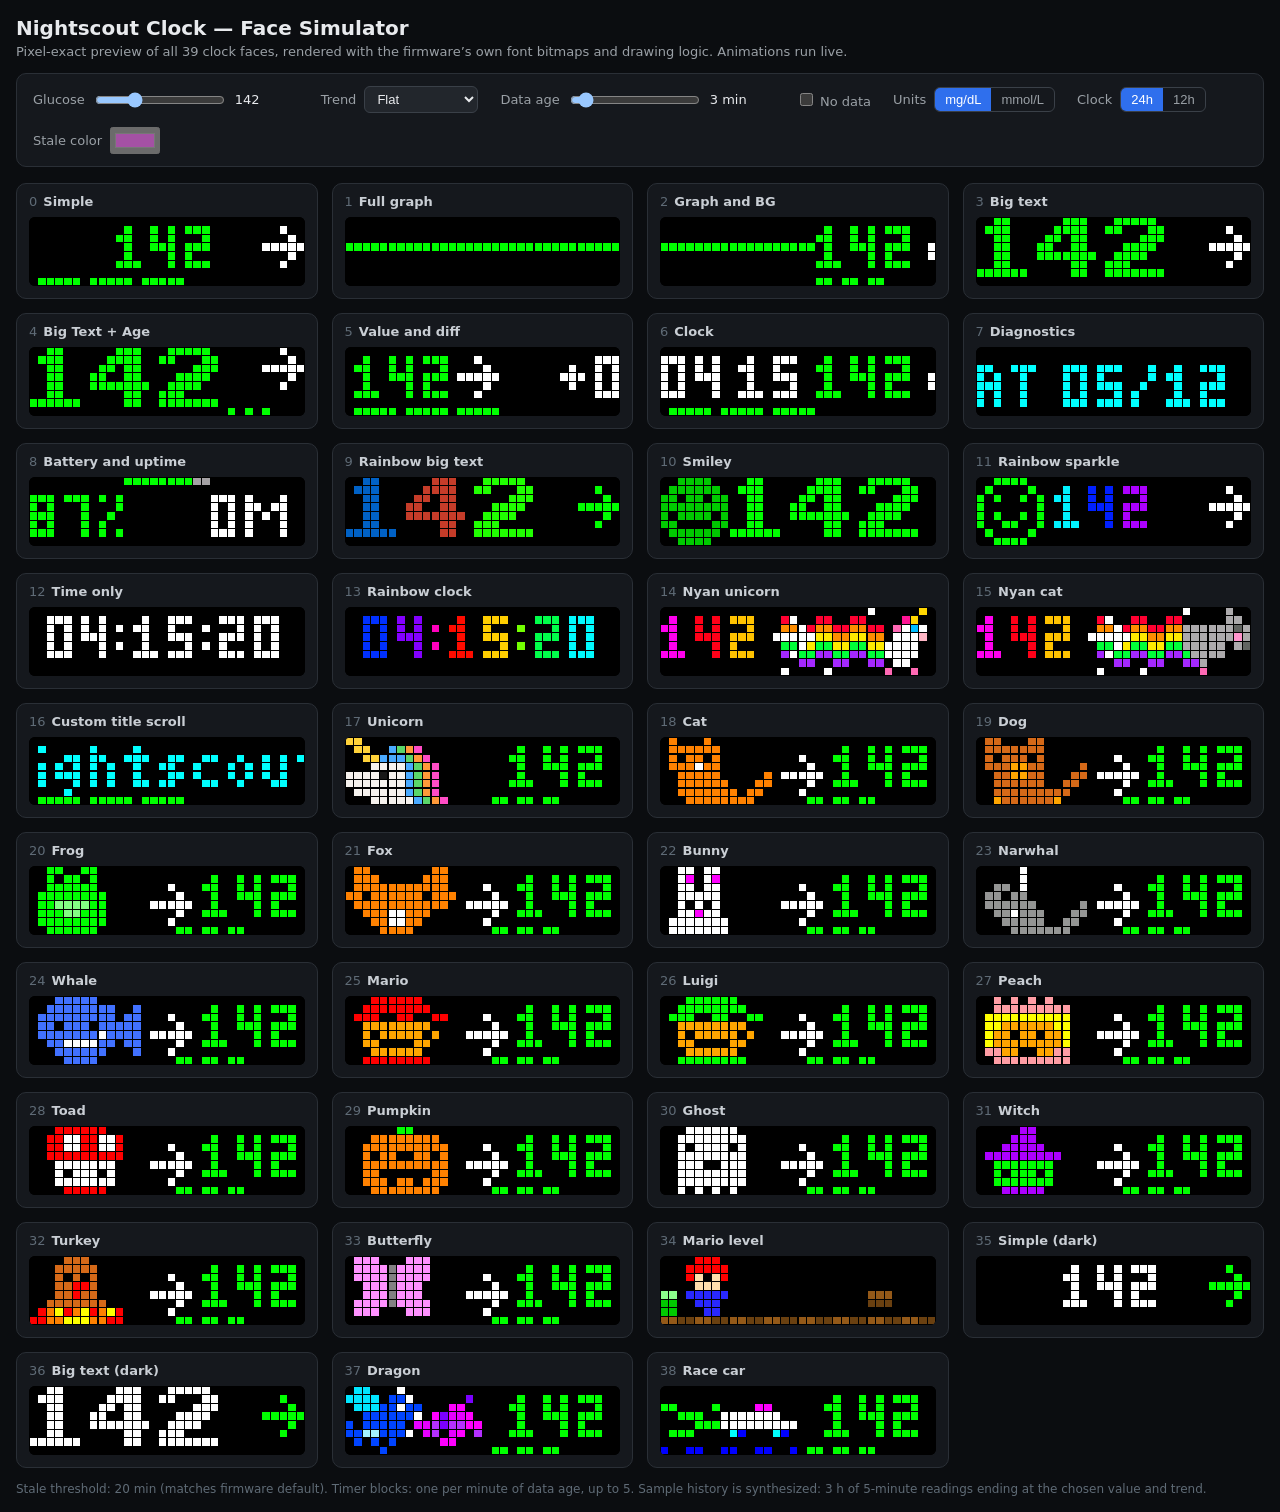
<file: simulator/index.html>
<!DOCTYPE html>
<html lang="en">
<head>
<meta charset="utf-8">
<meta name="viewport" content="width=device-width, initial-scale=1">
<title>Nightscout Clock &mdash; Face Simulator</title>
<style>
  :root{color-scheme:dark}
  body{background:#0b0d10;color:#e8eaed;font-family:system-ui,-apple-system,sans-serif;margin:0;padding:16px}
  h1{font-size:20px;margin:0 0 4px}
  .sub{color:#9aa0a6;font-size:13px;margin-bottom:14px}
  .controls{display:flex;flex-wrap:wrap;gap:14px 22px;background:#15181d;border:1px solid #2a2f36;
    border-radius:10px;padding:12px 16px;margin-bottom:16px;align-items:center}
  .ctl{display:flex;align-items:center;gap:8px;font-size:13px}
  .ctl label{color:#9aa0a6}
  .ctl output{min-width:64px;font-variant-numeric:tabular-nums}
  input[type=range]{width:130px}
  select,button{background:#22262c;color:#e8eaed;border:1px solid #3a4048;border-radius:6px;padding:4px 8px;font-size:13px}
  .seg{display:flex;border:1px solid #3a4048;border-radius:6px;overflow:hidden}
  .seg button{border:0;border-radius:0;background:transparent;padding:4px 10px;cursor:pointer;color:#9aa0a6}
  .seg button.on{background:#2f6fed;color:#fff}
  .grid{display:grid;grid-template-columns:repeat(auto-fill,minmax(300px,1fr));gap:14px}
  .card{background:#15181d;border:1px solid #2a2f36;border-radius:10px;padding:10px 12px 12px}
  .card h2{font-size:13px;margin:0 0 8px;color:#c9ced4;font-weight:600}
  .card h2 .id{color:#5f6b76;font-weight:400;margin-right:6px}
  canvas{width:100%;image-rendering:pixelated;background:#000;border-radius:6px;display:block}
  .note{margin-top:14px;color:#5f6b76;font-size:12px}
</style>
</head>
<body>
<h1>Nightscout Clock &mdash; Face Simulator</h1>
<div class="sub">Pixel-exact preview of all 39 clock faces, rendered with the firmware&rsquo;s own font bitmaps and drawing logic. Animations run live.</div>
<div class="controls">
  <div class="ctl"><label>Glucose</label><input id="glucose" type="range" min="40" max="400" value="142"><output id="glucoseOut">142</output></div>
  <div class="ctl"><label>Trend</label><select id="trend">
    <option value="DOUBLE_UP">Double up</option><option value="SINGLE_UP">Single up</option>
    <option value="FORTYFIVE_UP">45&deg; up</option><option value="FLAT" selected>Flat</option>
    <option value="FORTYFIVE_DOWN">45&deg; down</option><option value="SINGLE_DOWN">Single down</option>
    <option value="DOUBLE_DOWN">Double down</option><option value="NONE">None</option>
  </select></div>
  <div class="ctl"><label>Data age</label><input id="age" type="range" min="0" max="40" value="3"><output id="ageOut">3 min</output></div>
  <div class="ctl"><label><input id="nodata" type="checkbox"> No data</label></div>
  <div class="ctl"><label>Units</label><div class="seg" id="units"><button data-v="0" class="on">mg/dL</button><button data-v="1">mmol/L</button></div></div>
  <div class="ctl"><label>Clock</label><div class="seg" id="clock"><button data-v="0" class="on">24h</button><button data-v="1">12h</button></div></div>
  <div class="ctl"><label>Stale color</label><input id="stale" type="color" value="#a451a4"></div>
</div>
<div class="grid" id="grid"></div>
<div class="note">Stale threshold: 20 min (matches firmware default). Timer blocks: one per minute of data age, up to 5. Sample history is synthesized: 3 h of 5-minute readings ending at the chosen value and trend.</div>
<script>
const AW={"bitmaps":[0,128,128,128,0,128,160,160,160,224,160,224,160,96,192,96,192,64,160,32,64,128,160,192,192,224,160,96,128,128,64,128,128,128,64,128,64,64,64,128,160,64,160,64,224,64,64,128,224,128,32,32,64,128,128,224,160,160,160,224,64,192,64,64,224,224,32,224,128,224,224,32,224,32,224,160,160,224,32,32,224,128,224,32,224,224,128,224,160,224,224,32,32,32,32,224,160,224,160,224,224,160,224,32,224,128,0,128,64,0,64,128,32,64,128,64,32,224,0,224,128,64,32,64,128,224,32,64,0,64,64,160,224,128,96,192,160,224,160,160,192,160,192,160,192,64,160,128,160,64,192,160,160,160,192,224,128,224,128,224,224,128,224,128,128,96,128,160,160,96,160,160,224,160,160,128,128,128,128,128,32,32,32,160,64,160,160,192,160,160,128,128,128,128,224,136,216,168,136,136,144,208,176,144,144,64,160,160,160,64,224,160,192,128,128,64,160,160,160,112,224,160,192,160,160,224,128,224,32,224,224,64,64,64,64,160,160,160,160,224,160,160,160,160,64,136,136,136,168,80,160,160,64,160,160,160,160,224,32,192,224,32,64,128,224,224,128,128,128,224,128,64,32,224,32,32,32,224,64,160,224,128,64,192,96,160,224,128,192,160,160,192,96,128,128,96,32,96,160,160,96,96,160,192,96,32,64,224,64,64,96,160,224,32,64,128,192,160,160,160,128,0,128,128,128,32,0,32,32,160,64,128,160,192,192,160,192,64,64,64,224,224,224,224,160,192,160,160,160,64,160,160,64,192,160,160,192,128,96,160,160,96,32,96,128,128,128,96,192,96,192,64,224,64,64,96,160,160,160,96,160,160,224,64,160,224,224,224,160,64,64,160,160,160,96,32,64,224,96,192,224,96,64,128,64,96,128,128,0,128,128,192,64,32,64,192,96,192,128,0,128,128,128,64,224,128,224,64,96,64,224,64,224,160,64,224,64,160,160,160,64,224,64,128,128,0,128,128,96,64,160,64,192,160,96,128,96,96,160,224,0,224,64,128,64,224,32,192,192,192,160,224,192,192,0,64,224,64,0,224,192,64,96,224,96,224,64,128,160,160,160,192,128,96,160,96,96,96,224,224,224,64,32,192,128,128,128,64,160,64,0,224,128,64,128,128,128,0,96,32,128,128,0,192,96,192,192,0,96,32,64,0,64,128,224,64,32,64,224,160,64,128,64,224,160,224,0,64,224,160,96,192,64,224,160,160,64,160,224,160,192,192,160,224,160,96,192,224,192,224,96,128,128,96,32,64,64,32,224,192,224,64,128,224,192,224,224,0,224,192,224,160,0,224,192,224,64,32,224,64,224,64,128,224,64,224,224,0,224,64,224,160,0,224,64,224,192,160,224,160,192,192,96,160,224,160,64,32,224,160,224,64,128,224,160,224,224,0,224,160,224,192,96,224,160,224,160,0,224,160,224,160,64,160,96,160,224,160,192,128,64,160,160,224,32,64,160,160,224,224,0,160,160,224,160,0,160,160,224,32,64,160,224,64,128,224,160,224,128,96,160,192,160,192,128,64,32,96,160,224,64,128,96,160,224,224,0,96,160,224,96,192,96,160,224,160,0,96,160,224,96,96,96,160,224,96,224,224,192,96,128,96,32,64,64,32,96,224,96,64,128,96,224,96,224,0,96,224,96,160,0,96,224,96,128,64,128,128,128,64,128,64,64,64,224,0,64,64,64,160,0,64,64,64,96,192,96,160,96,192,96,192,160,160,64,32,64,160,64,64,128,64,160,64,224,0,64,160,64,192,96,64,160,64,160,0,64,160,64,64,0,224,0,64,96,224,160,192,128,64,160,160,96,32,64,160,160,96,224,0,160,160,96,160,0,160,160,96,32,64,160,96,32,64,128,192,160,192,128,160,0,160,96,32,64,0,96,192,224,192,96,96,224,192,224,160,96,192,96,192,160,96,192,96,192,160,0,160,64,64,160,224,96,192,224,160,224,96,192,224,0,0,128,160,96,192,224,192,96,224,160,160,160,224],"glyphs":[[0,8,1,2,0,-5],[1,8,5,2,0,-5],[6,8,2,4,0,-5],[8,8,5,4,0,-5],[13,8,5,4,0,-5],[18,8,5,4,0,-5],[23,8,5,4,0,-5],[28,8,2,2,0,-5],[30,8,5,3,0,-5],[35,8,5,3,0,-5],[40,8,3,4,0,-5],[43,8,3,4,0,-4],[46,8,2,3,0,-1],[48,8,1,4,0,-3],[49,8,1,2,0,-1],[50,8,5,4,0,-5],[55,8,5,4,0,-5],[60,8,5,4,0,-5],[65,8,5,4,0,-5],[70,8,5,4,0,-5],[75,8,5,4,0,-5],[80,8,5,4,0,-5],[85,8,5,4,0,-5],[90,8,5,4,0,-5],[95,8,5,4,0,-5],[100,8,5,4,0,-5],[105,8,3,2,0,-4],[108,8,4,3,0,-4],[112,8,5,4,0,-5],[117,8,3,4,0,-4],[120,8,5,4,0,-5],[125,8,5,4,0,-5],[130,8,5,4,0,-5],[135,8,5,4,0,-5],[140,8,5,4,0,-5],[145,8,5,4,0,-5],[150,8,5,4,0,-5],[155,8,5,4,0,-5],[160,8,5,4,0,-5],[165,8,5,4,0,-5],[170,8,5,4,0,-5],[175,8,5,2,0,-5],[180,8,5,4,0,-5],[185,8,5,4,0,-5],[190,8,5,4,0,-5],[195,8,5,6,0,-5],[200,8,5,5,0,-5],[205,8,5,4,0,-5],[210,8,5,4,0,-5],[215,8,5,5,0,-5],[220,8,5,4,0,-5],[225,8,5,4,0,-5],[230,8,5,4,0,-5],[235,8,5,4,0,-5],[240,8,5,4,0,-5],[245,8,5,6,0,-5],[250,8,5,4,0,-5],[255,8,5,4,0,-5],[260,8,5,4,0,-5],[265,8,5,4,0,-5],[270,8,3,4,0,-4],[273,8,5,4,0,-5],[278,8,2,4,0,-5],[280,8,1,4,0,-1],[281,8,2,3,0,-5],[283,8,4,4,0,-4],[287,8,5,4,0,-5],[292,8,4,4,0,-4],[296,8,5,4,0,-5],[301,8,4,4,0,-4],[305,8,5,4,0,-5],[310,8,5,4,0,-4],[315,8,5,4,0,-5],[320,8,5,2,0,-5],[325,8,6,4,0,-5],[331,8,5,4,0,-5],[336,8,5,4,0,-5],[341,8,4,4,0,-4],[345,8,4,4,0,-4],[349,8,4,4,0,-4],[353,8,5,4,0,-4],[358,8,5,4,0,-4],[363,8,4,4,0,-4],[367,8,4,4,0,-4],[371,8,5,4,0,-5],[376,8,4,4,0,-4],[380,8,4,4,0,-4],[384,8,4,4,0,-4],[388,8,4,4,0,-4],[392,8,5,4,0,-4],[397,8,4,4,0,-4],[401,8,5,4,0,-5],[406,8,5,2,0,-5],[411,8,5,4,0,-5],[416,8,2,4,0,-5],[418,8,5,2,0,-5],[423,8,5,4,0,-5],[428,8,5,4,0,-5],[433,8,5,4,0,-5],[438,8,5,4,0,-5],[443,8,5,2,0,-5],[448,8,5,4,0,-5],[453,8,1,4,0,-5],[454,8,3,4,0,-5],[457,8,5,4,0,-5],[462,8,3,3,0,-5],[465,8,2,4,0,-4],[467,8,1,3,0,-3],[468,8,3,4,0,-5],[471,8,1,4,0,-5],[472,8,3,3,0,-5],[475,8,5,4,0,-5],[480,8,3,4,0,-5],[483,8,3,4,0,-5],[486,8,2,3,0,-5],[488,8,5,4,0,-5],[493,8,5,4,0,-5],[498,8,3,4,0,-4],[501,8,3,4,0,-3],[504,8,3,2,0,-5],[507,8,5,4,0,-5],[512,8,3,3,0,-5],[515,8,5,4,0,-5],[520,8,5,4,0,-5],[525,8,5,4,0,-5],[530,8,5,4,0,-5],[535,8,5,4,0,-5],[540,8,5,4,0,-5],[545,8,5,4,0,-5],[550,8,5,4,0,-5],[555,8,5,4,0,-5],[560,8,5,4,0,-5],[565,8,5,4,0,-5],[570,8,6,4,0,-5],[576,8,5,4,0,-5],[581,8,5,4,0,-5],[586,8,5,4,0,-5],[591,8,5,4,0,-5],[596,8,5,4,0,-5],[601,8,5,4,0,-5],[606,8,5,4,0,-5],[611,8,5,4,0,-5],[616,8,5,4,0,-5],[621,8,5,4,0,-5],[626,8,5,4,0,-5],[631,8,5,4,0,-5],[636,8,5,4,0,-5],[641,8,5,4,0,-5],[646,8,5,4,0,-5],[651,8,3,4,0,-4],[654,8,5,4,0,-5],[659,8,5,4,0,-5],[664,8,5,4,0,-5],[669,8,5,4,0,-5],[674,8,5,4,0,-5],[679,8,5,4,0,-5],[684,8,5,4,0,-5],[689,8,6,4,0,-5],[695,8,5,4,0,-5],[700,8,5,4,0,-5],[705,8,5,4,0,-5],[710,8,5,4,0,-5],[715,8,5,4,0,-5],[720,8,5,4,0,-5],[725,8,4,4,0,-4],[729,8,5,4,0,-4],[734,8,5,4,0,-5],[739,8,5,4,0,-5],[744,8,5,4,0,-5],[749,8,5,4,0,-5],[754,8,5,3,0,-5],[759,8,5,3,0,-5],[764,8,5,4,0,-5],[769,8,5,4,0,-5],[774,8,5,4,0,-5],[779,8,5,4,0,-5],[784,8,5,4,0,-5],[789,8,5,4,0,-5],[794,8,5,4,0,-5],[799,8,5,4,0,-5],[804,8,5,4,0,-5],[809,8,5,4,0,-5],[814,8,4,4,0,-4],[818,8,5,4,0,-5],[823,8,5,4,0,-5],[828,8,5,4,0,-5],[833,8,5,4,0,-5],[838,8,6,4,0,-5],[844,8,5,4,0,-4],[849,8,6,4,0,-5],[855,8,1,2,0,-1],[856,8,5,4,0,-5],[861,8,4,4,0,-4],[865,8,5,4,0,-5],[870,8,5,4,0,-5],[875,8,5,4,0,-5],[880,8,5,4,0,-5],[885,8,5,4,0,-5],[890,8,1,2,0,-1],[891,8,1,2,0,-1],[892,8,1,2,0,-3],[893,8,1,4,0,-1],[894,8,5,4,0,-5],[899,8,5,4,0,-5]],"first":32,"yAdvance":6,"charMap":{"32":2,"33":2,"34":4,"35":4,"36":4,"37":4,"38":4,"39":2,"40":3,"41":3,"42":4,"43":4,"44":3,"45":4,"46":2,"47":4,"48":4,"49":4,"50":4,"51":4,"52":4,"53":4,"54":4,"55":4,"56":4,"57":4,"58":2,"59":3,"60":4,"61":4,"62":4,"63":4,"64":4,"65":4,"66":4,"67":4,"68":4,"69":4,"70":4,"71":4,"72":4,"73":2,"74":4,"75":4,"76":4,"77":6,"78":5,"79":4,"80":4,"81":5,"82":4,"83":4,"84":4,"85":4,"86":4,"87":6,"88":4,"89":4,"90":4,"91":4,"92":4,"93":4,"94":4,"95":4,"96":3,"97":4,"98":4,"99":4,"100":4,"101":4,"102":4,"103":4,"104":4,"105":2,"106":4,"107":4,"108":4,"109":4,"110":4,"111":4,"112":4,"113":4,"114":4,"115":4,"116":4,"117":4,"118":4,"119":4,"120":4,"121":4,"122":4,"123":4,"124":2,"125":4,"126":4,"161":2,"162":4,"163":4,"164":4,"165":4,"166":2,"167":4,"168":4,"169":4,"170":4,"171":3,"172":4,"173":3,"174":4,"175":4,"176":3,"177":4,"178":4,"179":4,"180":3,"181":4,"182":4,"183":4,"184":4,"185":2,"186":4,"187":3,"188":4,"189":4,"190":4,"191":4,"192":4,"193":4,"194":4,"195":4,"196":4,"197":4,"198":4,"199":4,"200":4,"201":4,"202":4,"203":4,"204":4,"205":4,"206":4,"207":4,"208":4,"209":4,"210":4,"211":4,"212":4,"213":4,"214":4,"215":4,"216":4,"217":4,"218":4,"219":4,"220":4,"221":4,"222":4,"223":4,"224":4,"225":4,"226":4,"227":4,"228":4,"229":4,"230":4,"231":4,"232":4,"233":4,"234":4,"235":4,"236":3,"237":3,"238":4,"239":4,"240":4,"241":4,"242":4,"243":4,"244":4,"245":4,"246":4,"247":4,"248":4,"249":4,"250":4,"251":4,"252":4,"253":4,"254":4,"255":4,"285":2,"338":4,"339":4,"352":4,"353":4,"376":4,"381":4,"382":4,"3748":2,"5024":2,"8226":2,"8230":4,"8364":4,"65533":4}};
const MU={"bitmaps":[255,236,48,222,246,109,253,179,102,223,219,0,16,251,67,225,127,132,0,99,75,32,130,105,99,0,113,179,99,141,185,159,128,252,54,204,198,48,198,51,54,192,108,115,249,198,192,48,207,204,48,111,0,252,240,2,8,32,130,8,32,0,56,155,30,60,108,142,0,49,195,12,48,207,192,125,140,57,231,156,63,128,126,24,97,224,120,223,0,28,121,182,111,225,131,0,253,131,240,48,120,223,0,60,195,7,236,120,223,0,255,140,48,195,6,12,0,121,139,147,201,240,223,0,125,143,27,240,97,158,0,243,192,108,55,128,25,153,134,24,96,252,15,192,195,12,51,51,0,126,255,195,6,60,0,60,125,6,237,91,240,31,0,56,219,30,63,248,241,128,254,195,195,254,195,195,254,60,207,6,12,12,207,0,249,155,30,60,121,190,0,255,131,7,236,24,63,128,255,131,7,236,24,0,62,195,6,124,108,207,128,199,143,31,252,120,241,128,252,195,12,48,207,192,6,12,24,48,120,223,0,199,155,103,143,155,179,128,193,131,6,12,24,63,128,199,223,255,253,120,241,128,199,207,223,253,249,241,128,125,143,30,60,120,223,0,253,143,30,63,216,48,0,125,143,30,61,249,158,128,253,143,30,127,155,179,128,121,155,3,224,120,223,0,252,195,12,48,195,0,199,143,30,60,120,223,0,199,143,31,119,199,4,0,199,143,95,255,253,241,128,199,221,241,199,221,241,128,207,60,222,48,195,0,254,28,113,199,28,63,128,252,204,204,240,128,128,128,128,128,128,128,243,51,51,240,118,192,254,144,124,13,254,55,224,193,131,246,60,120,223,0,127,131,6,7,224,6,13,254,60,120,223,128,125,143,254,7,224,28,207,204,48,192,127,143,27,240,111,128,193,131,246,60,120,241,128,48,7,12,48,207,192,12,1,195,12,48,254,193,131,63,239,155,179,128,112,195,12,48,207,192,253,110,221,187,96,253,14,28,56,96,125,143,30,55,192,253,143,31,236,24,0,127,143,27,240,96,192,223,195,6,12,0,125,129,240,63,192,48,207,204,48,195,0,199,143,30,55,224,207,60,222,48,183,110,221,183,224,199,252,199,252,96,199,143,27,240,111,128,254,56,227,143,224,54,108,102,48,255,252,198,99,102,192,113,116,112],"glyphs":[[0,0,0,2,0,1],[0,3,7,4,0,-7],[3,5,3,6,0,-7],[5,7,7,8,0,-7],[12,7,7,8,0,-7],[19,7,7,8,0,-7],[26,7,7,8,0,-7],[33,2,3,3,0,-7],[34,4,7,5,0,-7],[38,4,7,5,0,-7],[42,7,5,8,0,-6],[47,6,5,7,0,-6],[51,3,3,4,0,-2],[53,6,1,7,0,-4],[54,2,2,3,0,-2],[55,7,7,8,0,-7],[62,7,7,8,0,-7],[69,6,7,7,0,-7],[75,7,7,8,0,-7],[82,7,7,8,0,-7],[89,7,7,8,0,-7],[96,7,7,8,0,-7],[103,7,7,8,0,-7],[110,7,7,8,0,-7],[117,7,7,8,0,-7],[124,7,7,8,0,-7],[131,2,5,3,0,-6],[133,3,6,4,0,-6],[136,5,7,6,0,-7],[141,6,3,7,0,-7],[144,5,7,6,0,-7],[149,8,7,8,0,-7],[156,7,7,8,0,-7],[163,7,7,8,0,-7],[170,8,7,8,0,-7],[177,7,7,8,0,-7],[184,7,7,8,0,-7],[191,7,7,8,0,-7],[198,7,6,8,0,-7],[204,7,7,8,0,-7],[211,7,7,8,0,-7],[218,6,7,8,0,-7],[224,7,7,8,0,-7],[231,7,7,8,0,-7],[238,7,7,8,0,-7],[245,7,7,8,0,-7],[252,7,7,8,0,-7],[259,7,7,8,0,-7],[266,7,7,8,0,-7],[273,7,7,8,0,-7],[280,7,7,8,0,-7],[287,7,7,8,0,-7],[294,6,7,7,0,-7],[300,7,7,8,0,-7],[307,7,7,8,0,-7],[314,7,7,8,0,-7],[321,7,7,8,0,-7],[328,6,7,7,0,-7],[334,7,7,8,0,-7],[341,4,7,5,0,-7],[345,7,7,8,0,-7],[352,4,7,5,0,-7],[356,5,2,6,0,-7],[358,7,1,8,0,0],[359,2,2,3,0,-7],[360,7,5,8,0,-5],[365,7,7,8,0,-7],[372,7,5,8,0,-5],[377,7,7,8,0,-7],[384,7,5,8,0,-5],[389,6,6,7,0,-6],[394,7,6,8,0,-5],[400,7,7,8,0,-7],[407,6,7,7,0,-7],[413,6,8,7,0,-7],[419,7,7,8,0,-7],[426,6,7,7,0,-7],[432,7,5,8,0,-5],[437,7,5,8,0,-5],[442,7,5,8,0,-5],[447,7,6,8,0,-5],[453,7,6,8,0,-5],[459,7,5,8,0,-5],[464,7,5,8,0,-5],[469,6,7,7,0,-7],[475,7,5,8,0,-5],[480,6,5,7,0,-5],[484,7,5,8,0,-5],[489,7,5,8,0,-5],[494,7,6,8,0,-5],[500,7,5,8,0,-5],[505,4,7,5,0,-7],[509,2,7,3,0,-7],[511,4,7,5,0,-7],[515,7,3,8,0,-6]],"first":32,"yAdvance":8,"charMap":{"32":2,"33":4,"34":6,"35":8,"36":8,"37":8,"38":8,"39":3,"40":5,"41":5,"42":8,"43":7,"44":4,"45":7,"46":3,"47":8,"48":8,"49":7,"50":8,"51":8,"52":8,"53":8,"54":8,"55":8,"56":8,"57":8,"58":3,"59":4,"60":6,"61":7,"62":6,"63":8,"64":8,"65":8,"66":8,"67":8,"68":8,"69":8,"70":8,"71":8,"72":8,"73":8,"74":8,"75":8,"76":8,"77":8,"78":8,"79":8,"80":8,"81":8,"82":8,"83":8,"84":7,"85":8,"86":8,"87":8,"88":8,"89":7,"90":8,"91":5,"92":8,"93":5,"94":6,"95":8,"96":3,"97":8,"98":8,"99":8,"100":8,"101":8,"102":7,"103":8,"104":8,"105":7,"106":7,"107":8,"108":7,"109":8,"110":8,"111":8,"112":8,"113":8,"114":8,"115":8,"116":7,"117":8,"118":7,"119":8,"120":8,"121":8,"122":8,"123":5,"124":3,"125":5,"126":8}};
const SMILEY={"face_disc":[60,126,255,255,255,255,126,60],"features_happy":[0,0,36,0,66,60,0,0],"features_sad":[0,0,36,0,60,66,0,0],"features_angry":[0,0,66,36,0,60,66,0],"features_neutral":[0,0,36,0,0,60,0,0],"features_concerned":[0,0,24,36,0,60,66,0]};
const ARROWS={"DOUBLE_UP":[80,248,80,80,80],"SINGLE_UP":[32,112,168,32,32],"FORTYFIVE_UP":[56,24,40,64,128],"FLAT":[32,16,248,16,32],"FORTYFIVE_DOWN":[128,64,40,24,56],"SINGLE_DOWN":[32,32,168,112,32],"DOUBLE_DOWN":[80,80,80,248,80],"NONE":[0,0,0,0,0],"OLD":[136,80,32,80,136]};
const SPARK={"A":[60,66,165,129,165,153,66,60],"B":[60,66,165,129,129,189,66,60],"S":[60,66,165,165,129,153,153,60],"D":[60,66,153,36,129,90,66,60]};
const USPRITE=[1,1,0,0,0,0,0,0,0,0,0,0,0,1,1,0,0,4,5,6,7,0,0,0,0,0,1,1,4,4,4,5,6,7,0,0,0,0,0,2,2,2,2,4,5,6,7,0,2,2,2,2,3,2,2,4,5,6,7,0,2,2,2,2,2,2,2,4,5,6,7,0,0,2,2,2,2,2,2,4,5,6,7,0,0,0,0,2,2,2,2,2,4,5,6,7];
const UPALN=[65159,63389,6339,19807,24237,64711,64120,39678];
const CRITTERS={"Cat":{"sprite":[0,1,0,0,0,1,0,0,0,0,0,0,0,0,1,1,1,1,1,1,0,0,0,0,0,0,0,1,3,1,1,3,1,0,0,0,0,0,0,0,1,1,1,2,1,1,0,0,0,0,0,0,0,0,1,1,1,1,1,0,0,0,0,0,1,0,0,1,1,1,1,1,1,0,0,0,1,1,0,0,1,1,1,1,1,1,1,0,1,1,0,0,0,0,1,1,1,1,1,1,1,1,0,0],"body":64512,"accent":65535,"eye":0},"Dog":{"sprite":[0,1,1,0,0,0,1,1,0,0,0,0,0,0,1,1,1,1,1,1,1,0,0,0,0,0,0,1,3,1,1,1,3,1,0,0,0,0,0,0,1,1,1,2,2,1,1,0,0,0,0,1,0,0,1,1,2,2,1,1,0,0,0,1,1,0,0,1,1,1,1,1,1,0,0,1,1,0,0,0,1,1,1,1,1,1,1,1,1,0,0,0,0,2,1,1,1,1,1,1,2,0,0,0],"body":54083,"accent":64800,"eye":0},"Frog":{"sprite":[0,0,1,1,0,0,1,1,0,0,0,0,0,0,0,1,3,1,1,3,1,0,0,0,0,0,0,0,1,1,1,1,1,1,0,0,0,0,0,0,1,1,1,1,1,1,1,1,0,0,0,0,0,1,1,2,2,2,2,1,1,0,0,0,0,0,1,1,1,2,2,1,1,1,0,0,0,0,0,1,1,1,1,1,1,1,1,0,0,0,0,0,0,1,1,1,1,1,1,0,0,0,0,0],"body":2016,"accent":34800,"eye":0},"Fox":{"sprite":[0,1,1,0,0,0,0,0,0,0,1,1,0,0,1,1,1,0,0,0,0,0,1,1,1,0,0,1,1,1,1,1,1,1,1,1,1,1,0,1,1,3,1,1,1,1,1,1,3,1,1,1,0,1,1,1,1,1,1,1,1,1,1,1,0,0,0,1,1,1,2,2,1,1,1,0,0,0,0,0,0,1,1,2,2,1,1,0,0,0,0,0,0,0,0,1,1,1,1,0,0,0,0,0],"body":64512,"accent":65535,"eye":0},"Bunny":{"sprite":[0,0,1,1,0,1,1,0,0,0,0,0,0,0,0,1,2,0,1,2,0,0,0,0,0,0,0,0,1,1,0,1,1,0,0,0,0,0,0,0,0,1,1,1,1,1,0,0,0,0,0,0,0,0,1,3,1,3,1,0,0,0,0,0,0,0,0,1,1,2,1,1,0,0,0,0,0,0,0,1,1,1,1,1,1,1,0,0,0,0,0,0,1,1,1,1,1,1,1,0,0,0,0,0],"body":65535,"accent":63519,"eye":0},"Narwhal":{"sprite":[0,0,0,0,0,2,0,0,0,0,0,0,0,0,0,0,0,0,2,0,0,0,0,0,0,0,0,0,1,1,0,2,0,0,0,0,0,0,0,0,1,1,3,1,1,0,0,0,0,0,0,0,0,1,1,1,1,1,1,0,0,0,0,0,1,0,0,1,1,2,1,1,1,0,0,0,1,1,0,0,0,1,1,1,1,1,0,0,1,1,0,0,0,0,0,1,1,1,1,1,1,1,0,0],"body":38066,"accent":65535,"eye":0},"Whale":{"sprite":[0,0,0,1,1,1,1,1,0,0,0,0,0,0,0,1,1,1,1,1,1,1,1,0,0,1,0,1,1,1,1,1,1,1,1,1,0,1,1,0,1,1,3,1,1,1,3,1,1,1,1,1,0,1,1,1,1,1,1,1,2,1,1,1,1,0,0,1,1,2,2,2,2,1,1,0,1,1,0,0,0,1,1,1,1,1,1,0,0,0,1,0,0,0,0,1,1,1,1,0,0,0,0,0],"body":17311,"accent":65535,"eye":0},"Mario":{"sprite":[0,0,0,1,1,1,1,1,1,0,0,0,0,0,0,1,1,1,1,1,1,1,1,0,0,0,0,1,1,1,3,3,1,1,3,3,1,1,0,0,0,2,2,2,2,2,2,2,2,0,0,0,0,0,2,3,2,2,2,2,2,3,2,0,0,0,0,2,2,3,3,3,3,2,2,0,0,0,0,0,0,2,2,2,2,2,2,0,0,0,0,0,0,1,1,1,1,1,1,1,1,0,0,0],"body":63488,"accent":64800,"eye":0},"Luigi":{"sprite":[0,0,0,1,1,1,1,1,1,0,0,0,0,0,0,1,1,1,1,1,1,1,1,0,0,0,0,1,1,1,3,3,1,1,3,3,1,1,0,0,0,2,2,2,2,2,2,2,2,0,0,0,0,0,2,3,2,2,2,2,2,3,2,0,0,0,0,2,2,3,3,3,3,2,2,0,0,0,0,0,0,2,2,2,2,2,2,0,0,0,0,0,0,1,1,1,1,1,1,1,1,0,0,0],"body":2016,"accent":64800,"eye":0},"Peach":{"sprite":[0,0,2,0,2,0,2,0,2,0,0,0,0,0,0,2,2,2,2,2,2,2,2,2,0,0,0,3,3,3,3,3,3,3,3,3,3,0,0,0,3,3,1,1,1,1,1,1,3,3,0,0,0,3,1,1,0,1,1,0,1,1,3,0,0,0,3,1,1,1,1,1,1,1,1,3,0,0,0,2,2,1,1,0,0,1,1,2,2,0,0,0,0,2,2,2,2,2,2,2,2,2,0,0],"body":64800,"accent":64756,"eye":65504},"Toad":{"sprite":[0,0,0,1,1,1,1,1,1,0,0,0,0,0,0,1,1,2,2,1,1,2,2,1,0,0,0,0,1,1,2,2,1,1,2,2,1,0,0,0,0,1,1,1,1,1,1,1,1,1,0,0,0,0,0,2,2,2,2,2,2,2,0,0,0,0,0,0,2,3,2,2,2,3,2,0,0,0,0,0,0,2,2,2,2,2,2,2,0,0,0,0,0,0,0,1,1,1,1,1,0,0,0,0],"body":63488,"accent":65535,"eye":0},"Pumpkin":{"sprite":[0,0,0,0,0,0,2,2,0,0,0,0,0,0,0,0,1,1,1,1,1,1,1,1,0,0,0,0,1,1,1,1,1,1,1,1,1,1,0,0,0,1,3,1,1,3,3,1,1,3,1,0,0,0,1,1,1,1,1,1,1,1,1,1,0,0,0,1,1,3,3,3,3,3,3,1,1,0,0,0,1,1,1,3,1,1,3,1,1,1,0,0,0,0,1,1,1,1,1,1,1,1,0,0],"body":64512,"accent":2016,"eye":0},"Ghost":{"sprite":[0,0,0,1,1,1,1,1,1,0,0,0,0,0,0,1,1,1,1,1,1,1,1,0,0,0,0,0,1,3,1,1,1,1,3,1,0,0,0,0,0,1,1,1,1,1,1,1,1,0,0,0,0,0,1,1,1,3,3,1,1,1,0,0,0,0,0,1,1,1,1,1,1,1,1,0,0,0,0,0,1,1,1,1,1,1,1,1,0,0,0,0,0,1,0,1,0,1,0,1,0,0,0,0],"body":65535,"accent":65535,"eye":0},"Witch":{"sprite":[0,0,0,0,0,1,1,0,0,0,0,0,0,0,0,0,0,1,1,1,0,0,0,0,0,0,0,0,0,1,1,1,1,1,0,0,0,0,0,0,1,1,1,1,1,1,1,1,1,0,0,0,0,0,2,2,2,2,2,2,2,0,0,0,0,0,0,2,3,2,2,2,3,2,0,0,0,0,0,0,2,2,2,2,2,2,2,0,0,0,0,0,0,0,1,1,1,1,1,0,0,0,0,0],"body":43039,"accent":2016,"eye":0},"Turkey":{"sprite":[0,0,0,0,1,1,1,0,0,0,0,0,0,0,0,0,1,1,1,1,1,0,0,0,0,0,0,0,0,1,3,1,3,1,0,0,0,0,0,0,0,0,1,1,2,2,1,0,0,0,0,0,0,0,0,1,1,2,1,1,0,0,0,0,0,0,0,1,1,1,1,1,1,1,0,0,0,0,0,4,5,6,4,5,6,4,5,6,4,0,0,4,4,5,5,6,6,6,5,5,4,4,0,0],"body":54083,"accent":63488,"eye":0,"c4":63488,"c5":64512,"c6":65504},"Butterfly":{"sprite":[0,1,1,1,0,0,0,1,1,1,0,0,0,0,1,1,1,1,2,1,1,1,1,0,0,0,0,1,1,1,1,2,1,1,1,1,0,0,0,0,0,1,1,1,2,1,1,1,0,0,0,0,0,0,1,1,1,2,1,1,1,0,0,0,0,0,1,1,1,1,2,1,1,1,1,0,0,0,0,1,1,1,0,0,0,1,1,1,0,0,0,0,0,0,0,0,0,0,0,0,0,0,0,0],"body":64671,"accent":33808,"eye":0}};

// ================= engine =================
const C={BLACK:0,BLUE:0x001F,GREEN:0x07E0,CYAN:0x07FF,GRAY:0xA514,RED:0xF800,MAGENTA:0xF81F,YELLOW:0xFFE0,WHITE:0xFFFF};
const S={value:142,trend:'FLAT',ageMin:3,noData:false,mmol:false,h12:false,stale:0xA514,battery:87};
const cssCache={};
function css(c){c|=0;let s=cssCache[c];if(s)return s;
  const r=(c>>11)&31,g=(c>>5)&63,b=c&31;
  s=`rgb(${(r*255/31)|0},${(g*255/63)|0},${(b*255/31)|0})`;cssCache[c]=s;return s;}
function rgb565(r,g,b){return (((r&0xF8)<<8)|((g&0xFC)<<3)|(b>>3))|0;}
function hsv(h){h&=255;const region=(h/43)|0,rem=(h-region*43)*6,q=255-rem,t=rem;
  switch(region){case 0:return rgb565(255,t,0);case 1:return rgb565(q,255,0);case 2:return rgb565(0,255,t);
  case 3:return rgb565(0,q,255);case 4:return rgb565(t,0,255);default:return rgb565(255,0,q);}}
function fade(c){let r=(c>>11)&31,g=(c>>5)&63,b=c&31;
  r=(r*4/5)|0;g=(g*4/5)|0;b=(b*4/5)|0;return (r<<11)|(g<<5)|b;}
function px(b,x,y,c){if(x>=0&&x<32&&y>=0&&y<8)b[y*32+x]=c|0;}
function bitmap(b,x,y,bytes,w,h,color){
  // Adafruit GFX drawBitmap semantics: one byte per row, MSB = leftmost pixel.
  for(let r=0;r<h;r++)for(let c=0;c<w;c++){
    if((bytes[r]>>(7-c))&1)px(b,x+c,y+r,color);}}
function drawIndexedSprite(b,x,y,sprite,w,h,palette){
  for(let r=0;r<h;r++)for(let c=0;c<w;c++){
    const idx=sprite[r*w+c];if(idx>0)px(b,x+c,y+r,palette[idx]);}}
function critterPalette(name,level,old){
  const c=CRITTERS[name];let body=c.body,accent=c.accent;
  if(old){body=S.stale;accent=S.stale;}
  else if(level==='WL'||level==='UL')body=C.RED;
  else if(level==='WH'||level==='UH')body=C.YELLOW;
  const e4=c.c4!==undefined?c.c4:accent,e5=c.c5!==undefined?c.c5:accent,e6=c.c6!==undefined?c.c6:accent,e7=c.c7!==undefined?c.c7:accent;
  return[0,body,accent,c.eye,e4,e5,e6,e7];}
function critterFace(b,name){
  const last=READINGS[READINGS.length-1],old=isOld(),c=CRITTERS[name];
  if(!last){drawIndexedSprite(b,0,0,c.sprite,13,8,critterPalette(name,null,true));drawText(b,AW,noDataText(),33,6,1,S.stale);return;}
  drawIndexedSprite(b,0,0,c.sprite,13,8,critterPalette(name,level(last.sgv),old));
  trendArrow(b,last,14,2,old,false);
  drawText(b,AW,printable(last.sgv),32,6,1,old?S.stale:levelColor(last.sgv));
  timerBlocks(b,last,16,16,7);}
// ---- text: Adafruit GFX custom-font semantics, pixel exact ----
function charW(F,ch){const w=F.charMap[ch.charCodeAt(0)];return w===undefined?4:w;}
function textW(F,s){let w=0;for(const ch of s)w+=charW(F,ch);return w;}
function drawText(b,F,s,x,y,align,color){ // align: 0 LEFT, 1 RIGHT, 2 CENTER
  const w=textW(F,s);
  let cx=align===0?x:align===1?x-w:Math.trunc((32-w)/2);
  for(const ch of s){
    const gi=ch.charCodeAt(0)-F.first;
    if(gi>=0&&gi<F.glyphs.length){
      const g=F.glyphs[gi],off=g[0],gw=g[1],gh=g[2],adv=g[3],xo=g[4],yo=g[5];
      for(let r=0;r<gh;r++)for(let c=0;c<gw;c++){const i=r*gw+c;
        if((F.bitmaps[off+(i>>3)]>>(7-(i&7)))&1)px(b,cx+xo+c,y+yo+r,color);}
      cx+=adv;
    } else cx+=4;
  }
}
// ---- glucose model ----
function level(sgv){if(sgv<55)return 'UL';if(sgv<70)return 'WL';if(sgv<=180)return 'N';if(sgv<250)return 'WH';return 'UH';}
function levelColor(sgv){const l=level(sgv);return l==='N'?C.GREEN:((l==='WL'||l==='WH')?C.YELLOW:C.RED);}
function bandColor(lvl){return lvl==='N'?C.GREEN:((lvl==='WL'||lvl==='WH')?C.YELLOW:((lvl==='UL'||lvl==='UH')?C.RED:C.GRAY));}
function dim80(c){return ((((c>>11)&31)*0.8|0)<<11)|((((c>>5)&63)*0.8|0)<<5)|(((c&31)*0.8|0));}
function warnQuarter(sgv,lvl){
  const low=lvl==='WL';
  const dist=low?70-sgv:sgv-180, width=low?15:70;
  return width>0?Math.min(3,Math.max(0,Math.trunc(4*dist/width))):1;
}
function motionColor(lvl,quarter,index,frame){
  const pos=index+frame, third=pos%3===0;
  let shown=lvl, light=false;
  if(lvl==='UL'||lvl==='UH'){if(third)return 0;}
  else if(lvl==='WL'||lvl==='WH'){
    const urg=lvl==='WL'?'UL':'UH';
    if(quarter<=1)light=third;
    else if(quarter===2)shown=third?urg:lvl;
    else shown=pos%2===0?urg:lvl;
  }
  const col=bandColor(shown);
  return light?dim80(col):col;
}
function printable(sgv){return S.mmol?(sgv/18).toFixed(1):String(sgv);}
let READINGS=[];
function buildReadings(){
  if(S.noData){READINGS=[];return;}
  const per5={DOUBLE_UP:12,SINGLE_UP:6,FORTYFIVE_UP:3,FLAT:0,FORTYFIVE_DOWN:-3,SINGLE_DOWN:-6,DOUBLE_DOWN:-12,NONE:0}[S.trend];
  const arr=[];let v=S.value;
  for(let i=0;i<36;i++){
    arr.unshift({sgv:Math.round(v),ageSec:S.ageMin*60+i*300,trend:i===0?S.trend:'FLAT'});
    v-=per5;v+=Math.sin(i*1.7)*1.5;v=Math.max(40,Math.min(400,v));
  }
  READINGS=arr;
}
function isOld(){const l=READINGS[READINGS.length-1];return l?l.ageSec>=20*60:false;}
function trendArrow(b,rd,x,y,old,cbr){
  if(old){bitmap(b,x,y,ARROWS.OLD,5,5,S.stale);return;}
  bitmap(b,x,y,ARROWS[rd.trend]||ARROWS.NONE,5,5,cbr?levelColor(rd.sgv):C.WHITE);
}
function c565(c){return [((c>>11)&31)*255/31,((c>>5)&63)*255/63,(c&31)*255/31];}
function blend(a,b2,amt){const A=c565(a),B=c565(b2),k=255-amt;
  return rgb565((A[0]*k+B[0]*amt)/255,(A[1]*k+B[1]*amt)/255,(A[2]*k+B[2]*amt)/255);}
function trendVLine(b,x,trend,old){
  if(old)trend='NONE';
  const P=(yy,c)=>px(b,x,yy,c);
  switch(trend){
    case 'DOUBLE_UP':P(0,C.RED);P(1,C.YELLOW);P(2,C.GREEN);P(3,C.WHITE);break;
    case 'DOUBLE_DOWN':P(4,C.WHITE);P(5,C.GREEN);P(6,C.YELLOW);P(7,C.RED);break;
    case 'SINGLE_UP':P(1,C.YELLOW);P(2,C.GREEN);P(3,C.WHITE);break;
    case 'SINGLE_DOWN':P(4,C.WHITE);P(5,C.GREEN);P(6,C.YELLOW);break;
    case 'FORTYFIVE_UP':P(2,C.GREEN);P(3,C.WHITE);break;
    case 'FORTYFIVE_DOWN':P(4,C.WHITE);P(5,C.GREEN);break;
    case 'FLAT':P(3,C.WHITE);P(4,C.WHITE);break;
  }
}
function timerBlocks(b,last,width,xPos,yPos){
  const MAX=5;let n=(last.ageSec/60)|0;if(n>MAX)n=MAX;if(n<=0)return;
  const bs=((width-4)/MAX)|0;if(bs<1)return;
  xPos+=Math.trunc((width-(bs*MAX+(MAX-1)))/2);
  let col=C.GREEN;
  if(last.ageSec>=60*20)col=S.stale;else if(last.ageSec>=(MAX+1)*60)col=C.YELLOW;
  for(let i=0;i<n;i++)for(let j=0;j<bs;j++)px(b,xPos+i*(bs+1)+j,yPos,col);
}
function graph(b,x0,len,forMin){
  const ps=(forMin*60)/len;
  for(let i=0;i<len;i++){
    let sum=0,n=0;
    for(const r of READINGS){if(r.ageSec>=i*ps&&r.ageSec<(i+1)*ps){sum+=r.sgv;n++;}}
    if(!n)continue;
    const avg=sum/n,l=level(avg);let yy,col;
    if(l==='UH'){yy=0;col=C.RED;}else if(l==='WH'){yy=1;col=C.YELLOW;}
    else if(l==='N'){yy=5-Math.trunc((avg-70)*4/(180-70));col=C.GREEN;}
    else if(l==='WL'){yy=6;col=C.YELLOW;}else{yy=7;col=C.RED;}
    px(b,x0+len-1-i,yy,col);
  }
}
function noDataText(){return S.mmol?"--.-":"---";}

// ================= faces =================
// ---- animation-face helpers (transcribed from BGDisplayFaceRaceCar/Dragon) ----
const CAR_ART=["....HH...","BBBBBBB..","BBBBBBBBB"];
const CAR_OFF=[0,4,2,5];
function raceCar(b,sgv,old,frame){
  const lvl=old?'N':level(sgv);
  const q=old?0:warnQuarter(sgv,lvl);
  const put=(x,y,c)=>{if(!old)px(b,x,y,c);else if((x+y)%2===0)px(b,x,y,S.stale);};
  for(let line=0;line<4;line++)for(let x=0;x<7;x++){
    if((x+frame+CAR_OFF[line])%7>=3)continue;
    put(x,2+line,motionColor(lvl,q,6-x+line,frame));
  }
  for(let x=0;x<16;x++)if((x+frame)%4<2)put(x,7,C.BLUE);
  for(let row=0;row<3;row++)for(let col=0;col<9;col++){
    const cell=CAR_ART[row][col];
    if(cell!=='.')put(7+col,2+row,cell==='H'?C.MAGENTA:C.WHITE);
  }
  const spin=frame%2===1;
  for(const w of [8,13]){put(w,5,spin?C.CYAN:C.BLUE);put(w+1,5,spin?C.BLUE:C.CYAN);}
}
const DRAGON_ART=[
".WW...H.........",
"WWWW.SSH......t.",
".WWWSSESS...22.t",
"..SSSSSST.22112.",
"S.SSSSS.00011122",
"SSDDSSST.11122.t",
".S.S.S.....22.t.",
"....S..........."];
const IN_RANGE=[0xF81F,0xE01F,0xB19F,0x781F,0x401F,0x1C9F];
function dragonColor(cell){return cell==='S'?0x023F:cell==='D'?0xA79F:cell==='W'?0x073F:C.WHITE;}
function dragon(b,last,old,frame){
  const sgv=last.sgv, lvl=level(sgv), q=warnQuarter(sgv,lvl);
  const inRange=lvl==='N';
  const roll=Math.floor(frame/2)%3, phase=(frame%12)*(2*Math.PI/12);
  for(let row=0;row<8;row++)for(let col=0;col<16;col++){
    const cell=DRAGON_ART[row][col];
    if(cell==='.'||cell==='t'||(cell>='0'&&cell<='2'))continue;
    if(!old)px(b,col,row,dragonColor(cell));
    else if((row+col)%2===0)px(b,col,row,cell==='E'?0x18C3:S.stale);
  }
  if(old)return;
  for(let row=0;row<8;row++)for(let col=0;col<16;col++){
    const cell=DRAGON_ART[row][col];
    if(cell!=='t'&&(cell<'0'||cell>'2'))continue;
    let layer=cell==='t'?3:(((cell.charCodeAt(0)-48-roll)%3)+3)%3;
    const flick=Math.sin(phase-col*0.9+row*1.3);
    if(flick>0.7)layer=Math.max(0,layer-1);
    else if(flick<-0.7)layer++;
    if(layer>3)continue;
    let dr=row;
    if(layer===3){const bob=Math.sin(phase-col*0.8-row);
      dr=Math.min(7,Math.max(0,row+(bob>0.5?-1:bob<-0.5?1:0)));}
    px(b,col,dr,inRange?IN_RANGE[layer]:motionColor(lvl,q,15-col,frame));
  }
}
const FACES=[
{name:"Simple",draw(b,t){
  const last=READINGS[READINGS.length-1],old=isOld();
  if(!last){drawText(b,AW,noDataText(),0,6,2,S.stale);return;}
  drawText(b,AW,printable(last.sgv),0,6,2,old?S.stale:levelColor(last.sgv));
  trendArrow(b,last,27,1,old);
  timerBlocks(b,last,32,0,7);
}},
{name:"Full graph",draw(b,t){graph(b,0,32,180);}},
{name:"Graph and BG",draw(b,t){
  const last=READINGS[READINGS.length-1],old=isOld();
  if(!last){drawText(b,AW,noDataText(),30,6,1,S.stale);return;}
  const p=printable(last.sgv),tw=textW(AW,p),gw=32-tw-2;
  graph(b,0,gw,gw*5);
  drawText(b,AW,p,30,6,1,old?S.stale:levelColor(last.sgv));
  trendVLine(b,31,last.trend,old);
  timerBlocks(b,last,tw+2,gw,7);
}},
{name:"Big text",draw(b,t){
  const last=READINGS[READINGS.length-1],old=isOld();
  const s=last?printable(last.sgv):noDataText();
  drawText(b,MU,s,0,7,0,!last||old?S.stale:levelColor(last.sgv));
  if(last)trendArrow(b,last,27,1,old);
}},
{name:"Big Text + Age",draw(b,t){
  const last=READINGS[READINGS.length-1],old=isOld();
  const s=last?printable(last.sgv):noDataText();
  drawText(b,MU,s,0,7,0,!last||old?S.stale:levelColor(last.sgv));
  if(last){trendArrow(b,last,27,0,old);timerBlocks(b,last,9,23,7);}
}},
{name:"Value and diff",draw(b,t){
  const last=READINGS[READINGS.length-1],old=isOld();
  if(!last){drawText(b,AW,noDataText(),13,6,1,S.stale);return;}
  const x=(S.mmol&&last.sgv>=180)?14:13;
  drawText(b,AW,printable(last.sgv),x,6,1,old?S.stale:levelColor(last.sgv));
  trendArrow(b,last,13,1,old);
  let diff="?";
  if(READINGS.length>=2){const d=last.sgv-READINGS[READINGS.length-2].sgv;
    diff=Math.abs(d)>99?"?":((d>=0?"+":"")+printable(d));}
  drawText(b,AW,diff,33,6,1,old?S.stale:C.WHITE);
  timerBlocks(b,last,32,0,7);
}},
{name:"Clock",draw(b,t){
  const now=new Date();let h=now.getHours();const m=now.getMinutes();
  if(S.h12){const pm=h>=12;h=h%12===0?12:h%12;for(let i=0;i<16;i++)px(b,i,7,pm?C.BLUE:C.CYAN);}
  drawText(b,AW,String(h).padStart(2,'0'),0,6,0,C.WHITE);
  drawText(b,AW,String(m).padStart(2,'0'),9,6,0,C.WHITE);
  const last=READINGS[READINGS.length-1],old=isOld();
  if(last){drawText(b,AW,printable(last.sgv),30,6,1,old?S.stale:levelColor(last.sgv));
    if(S.h12)timerBlocks(b,last,15,18,7);else timerBlocks(b,last,32,0,7);
    trendVLine(b,31,last.trend,old);
  }else drawText(b,AW,noDataText(),33,6,1,S.stale);
}},
{name:"Diagnostics",draw(b,t){
  // Mirrors BGDisplayFaceDiagnostics: "SAT 26/09 21:45" (small font, cyan) +
  // reading (medium font, level color / stale) + trend arrow; scrolls when wider than 32px.
  const last=READINGS[READINGS.length-1],old=isOld();
  const now=new Date(),p2=n=>String(n).padStart(2,'0');
  const wd=["SUN","MON","TUE","WED","THU","FRI","SAT"][now.getDay()];
  const dt=`${wd} ${p2(now.getDate())}/${p2(now.getMonth()+1)} ${p2(now.getHours())}:${p2(now.getMinutes())}`;
  const dtW=textW(AW,dt);
  let w,drawAt;
  if(!last){
    const nd=noDataText(),ndW=textW(AW,nd);
    w=dtW+2+ndW;
    drawAt=sx=>{drawText(b,AW,dt,sx,7,0,C.CYAN);drawText(b,AW,nd,sx+dtW+2,7,0,S.stale);};
  }else{
    const rs=printable(last.sgv),rW=textW(AW,rs),rX=dtW+2,aX=rX+rW+1;
    w=aX+5;
    const rc=old?S.stale:levelColor(last.sgv);
    drawAt=sx=>{drawText(b,AW,dt,sx,7,0,C.CYAN);
      drawText(b,AW,rs,sx+rX,7,0,rc);
      trendArrow(b,last,sx+aX,2,old,true);};
  }
  let sx;
  if(w>32){const travel=w+32+2;sx=Math.trunc(32-(((t/33)*0.37)%travel));}
  else sx=Math.trunc((32-w)/2);
  drawAt(sx);
}},
{name:"Battery and uptime",draw(b,t){
  const dots=S.battery===100?10:((S.battery/10)|0);
  const bc=S.battery<10?C.RED:S.battery<30?C.YELLOW:C.GREEN;
  for(let i=0;i<10;i++)px(b,11+i,0,i<dots?bc:C.GRAY);
  drawText(b,AW,S.battery+"%",0,7,0,bc);
  const up=(t/1000)|0,um=(up/60)|0;let ut;
  if(um<100)ut=um+"M";else{const uh=(um/60)|0;ut=uh<100?uh+"H":(((uh/24)|0)+"D");}
  drawText(b,AW,ut,31,7,1,C.WHITE);
}},
{name:"Rainbow big text",draw(b,t){
  // Mirrors BGDisplayFaceBigTextRainbow: 2Hz blink when stale; per-character
  // hue blended 192/255 over the level color; trend arrow colored by reading.
  const last=READINGS[READINGS.length-1],old=isOld();
  if(old&&(((t/500)|0)%2===1))return;
  const s=last?printable(last.sgv):noDataText(),n=s.length;
  const base=!last||old?S.stale:levelColor(last.sgv),h0=((t/20)|0)&255;
  let x=0;
  for(let i=0;i<n;i++){
    const hue=(((i*255)/Math.max(n,1))|0)+h0;
    drawText(b,MU,s[i],x,7,0,(!last||old)?base:blend(base,hsv(hue),192));
    x+=textW(MU,s[i]);
  }
  if(last)trendArrow(b,last,27,1,old,true);
}},
{name:"Smiley",draw(b,t){
  const last=READINGS[READINGS.length-1],old=isOld();
  let feat=SMILEY.features_happy,fc=C.GREEN,rc;
  if(last){const l=level(last.sgv);
    if(l==='WL'||l==='UL'){feat=SMILEY.features_sad;fc=C.BLUE;}
    else if(l==='WH'||l==='UH'){feat=SMILEY.features_concerned;fc=C.RED;}
    if(old){feat=SMILEY.features_neutral;fc=C.GRAY;}
    rc=old?S.stale:levelColor(last.sgv);
  }else{feat=SMILEY.features_neutral;fc=S.stale;rc=S.stale;}
  bitmap(b,0,0,SMILEY.face_disc,8,8,fade(fc));
  bitmap(b,0,0,feat,8,8,C.BLACK);
  const s=last?printable(last.sgv):noDataText(),rw=24;
  let F=MU,ty=7,tw=textW(MU,s);
  if(tw>rw){F=AW;tw=textW(AW,s);ty=6;}
  drawText(b,F,s,8+Math.max(0,((rw-tw)/2)|0),ty,0,rc);
}},
{name:"Rainbow sparkle",draw(b,t){
  const last=READINGS[READINGS.length-1],old=isOld();
  let bmp=(((t/300)|0)%2===0)?SPARK.A:SPARK.B,fc=C.GREEN;
  if(last){const l=level(last.sgv),fall=(last.trend==='DOUBLE_DOWN'||last.trend==='SINGLE_DOWN');
    if(fall){bmp=SPARK.S;fc=C.YELLOW;}
    else if(l==='WH'||l==='UH'){bmp=SPARK.D;fc=C.MAGENTA;}
    else if(l==='WL'||l==='UL'){bmp=SPARK.S;fc=C.RED;}
  }
  if(!last||old)fc=S.stale;
  bitmap(b,0,0,bmp,8,8,fc);
  if(last){const s=printable(last.sgv),h0=((t/25)|0)&255;let x=9;
    for(let i=0;i<s.length;i++){drawText(b,AW,s[i],x,6,0,old?S.stale:hsv(h0+i*35));x+=textW(AW,s[i]);}
    trendArrow(b,last,27,1,old);
  }
}},
{name:"Time only",draw(b,t){
  const now=new Date();let h=now.getHours();const m=now.getMinutes(),s=now.getSeconds();let txt;
  if(S.h12){const ap=h<12?"AM":"PM";h=h%12===0?12:h%12;txt=`${h}:${String(m).padStart(2,'0')} ${ap}`;}
  else txt=`${String(h).padStart(2,'0')}:${String(m).padStart(2,'0')}:${String(s).padStart(2,'0')}`;
  drawText(b,AW,txt,0,6,2,C.WHITE);
}},
{name:"Rainbow clock",draw(b,t){
  const now=new Date();let h=now.getHours();const m=now.getMinutes(),s=now.getSeconds();let txt;
  if(S.h12){const ap=h<12?"AM":"PM";h=h%12===0?12:h%12;txt=`${h}:${String(m).padStart(2,'0')} ${ap}`;}
  else txt=`${String(h).padStart(2,'0')}:${String(m).padStart(2,'0')}:${String(s).padStart(2,'0')}`;
  const n=txt.length,h0=((t/20)|0)&255;let x=((32-textW(AW,txt))|0)/2;
  for(let i=0;i<n;i++){const hue=(((i*255)/Math.max(n,1))|0)+h0;drawText(b,AW,txt[i],x,6,0,hsv(hue));x+=textW(AW,txt[i]);}
}},
{name:"Nyan unicorn",draw(b,t,st){
  const last=READINGS[READINGS.length-1],old=isOld();
  const s=last?printable(last.sgv):noDataText(),vw=textW(AW,s);
  // Scroll state as a pure function of t (like Diagnostics): 0.37px per 33ms,
  // pause 3.5s with the unicorn parked right, then continue off and wrap.
  // (The old stepper froze: its catch-up loop re-triggered the pause every cycle.)
  const SPD=0.37/33,X0=-12,XP=24,XE=32+vw+18,T1=(XP-X0)/SPD,T2=T1+3500,T3=T2+(XE-XP)/SPD;
  const tt=t%T3;
  const ux=Math.trunc(tt<T1?X0+tt*SPD:(tt<T2?XP:XP+(tt-T2)*SPD));
  const leg=((t/110)|0)%2,wave=((t/110)|0)%4,tEnd=ux+1,tStart=ux-10;
  const bgX=tStart-vw-2,arrX=bgX+vw+1;
  const NY=[rgb565(255,0,55),rgb565(255,140,0),rgb565(255,235,0),rgb565(0,255,60),rgb565(160,40,255)];
  for(let x=Math.max(0,tStart);x<=Math.min(31,tEnd);x++){
    const seg=((((x/2)|0)+wave)%2),yB=seg===0?1:2;
    for(let q=0;q<5;q++)px(b,x,yB+q,NY[q]);
    if(((x+wave)%5)===0)px(b,x,seg===0?7:0,C.WHITE);
  }
  const GOLD=rgb565(255,215,0),PNK=rgb565(255,20,147),PNKL=rgb565(255,105,180),
        LBLU=rgb565(0,191,255),PPAL=rgb565(255,182,193);
  const P=(dx,dy,c)=>{const X=ux+dx;if(X>=0&&X<32&&dy>=0&&dy<8)px(b,X,dy,c);};
  P(6,0,GOLD);P(5,1,GOLD);P(4,1,PNK);P(3,2,PNKL);P(4,2,C.WHITE);P(6,2,C.WHITE);
  P(6,3,PPAL);P(5,2,LBLU);P(3,3,C.WHITE);P(4,3,C.WHITE);P(5,3,C.WHITE);
  for(let bx=2;bx<=5;bx++){P(bx,4,C.WHITE);P(bx,5,C.WHITE);}
  if(leg===0){P(2,6,C.WHITE);P(1,7,PNKL);P(5,6,C.WHITE);P(6,7,PNKL);}
  else{P(3,6,C.WHITE);P(2,7,PNKL);P(4,6,C.WHITE);P(5,7,PNKL);}
  const h0=((t/15)|0)&255;let cx=bgX;
  for(let i=0;i<s.length;i++){drawText(b,AW,s[i],cx,6,0,!last||old?S.stale:hsv(h0+i*35));cx+=textW(AW,s[i]);}
  if(last)trendArrow(b,last,arrX,1,old);
}},
{name:"Nyan cat",draw(b,t,st){
  const last=READINGS[READINGS.length-1],old=isOld();
  const s=last?printable(last.sgv):noDataText(),vw=textW(AW,s);
  // Same scroll as Nyan unicorn: 0.37px per 33ms, pause 3.5s parked right, then wrap.
  const SPD=0.37/33,X0=-12,XP=24,XE=32+vw+18,T1=(XP-X0)/SPD,T2=T1+3500,T3=T2+(XE-XP)/SPD;
  const tt=t%T3;
  const ux=Math.trunc(tt<T1?X0+tt*SPD:(tt<T2?XP:XP+(tt-T2)*SPD));
  const wave=((t/110)|0)%4,tEnd=ux+1,tStart=ux-10;
  const bgX=tStart-vw-2,arrX=bgX+vw+1;
  const NY=[rgb565(255,0,55),rgb565(255,140,0),rgb565(255,235,0),rgb565(0,255,60),rgb565(160,40,255)];
  for(let x=Math.max(0,tStart);x<=Math.min(31,tEnd);x++){
    const seg=((((x/2)|0)+wave)%2),yB=seg===0?1:2;
    for(let q=0;q<5;q++)px(b,x,yB+q,NY[q]);
    if(((x+wave)%5)===0)px(b,x,seg===0?7:0,C.WHITE);
  }
  // Nyan Cat: gray cat running right (head leads, body trails toward rainbow)
  const GRAY=rgb565(170,170,170),DKGRAY=rgb565(100,100,100),PNK=rgb565(255,150,200),
        PNKL=rgb565(255,105,180);
  const P=(dx,dy,c)=>{const X=ux+dx;if(X>=0&&X<32&&dy>=0&&dy<8)px(b,X,dy,c);};
  // Tail (up, trailing left)
  P(0,2,GRAY);P(0,3,GRAY);P(0,4,GRAY);
  // Cat body (gray)
  for(let bx=1;bx<=4;bx++){P(bx,2,GRAY);P(bx,3,GRAY);P(bx,4,GRAY);P(bx,5,GRAY);}
  // Cat head (gray with ears, leading right)
  P(5,0,GRAY);P(9,0,GRAY);  // ear tips
  P(5,1,GRAY);P(6,1,GRAY);P(8,1,GRAY);P(9,1,GRAY);  // ears + head top
  P(5,2,GRAY);P(6,2,DKGRAY);P(7,2,GRAY);P(8,2,DKGRAY);P(9,2,GRAY);  // eyes (dark)
  P(5,3,GRAY);P(6,3,PNK);P(7,3,GRAY);P(8,3,PNK);P(9,3,GRAY);  // cheeks (pink)
  P(6,4,GRAY);P(7,4,DKGRAY);P(8,4,GRAY);  // mouth
  // Legs (animated, like unicorn: gray with pink paws)
  const leg=((t/110)|0)%2;
  if(leg===0){P(1,6,GRAY);P(1,7,PNKL);P(3,6,GRAY);P(3,7,PNKL);}
  else{P(2,6,GRAY);P(2,7,PNKL);}
  const h0=((t/15)|0)&255;let cx=bgX;
  for(let i=0;i<s.length;i++){drawText(b,AW,s[i],cx,6,0,!last||old?S.stale:hsv(h0+i*35));cx+=textW(AW,s[i]);}
  if(last)trendArrow(b,last,arrX,1,old);
}},
{name:"Custom title scroll",draw(b,t,st){
  const last=READINGS[READINGS.length-1],old=isOld();
  const title="Nightscout";
  let bgS="---",dS="",towards=true;
  if(last){bgS=printable(last.sgv);
    if(READINGS.length>=2){const d=last.sgv-READINGS[READINGS.length-2].sgv;
      dS=(d>=0?"+":"")+printable(d);
      towards=(last.sgv>180&&d<0)||(last.sgv<70&&d>0)||(last.sgv>=70&&last.sgv<=180);}}
  const titleW=textW(AW,title),bgW=textW(AW,bgS),dW=dS?textW(AW,dS):0;
  const statsW=bgW+2+5+(dW>0?(3+dW):0),centerTarget=Math.max(0,Math.trunc((32-statsW)/2));
  // Scroll state as a pure function of t (like Diagnostics): 0.37px per 33ms,
  // pause 3.5s with the stats centered, then scroll off and wrap.
  // (The old stepper re-paused after every 1px past the pause point, crawling.)
  const SPD=0.37/33,XS=32,XQ=centerTarget-titleW-10,XE=-(titleW+10+statsW);
  const T1=(XS-XQ)/SPD,T2=T1+3500,T3=T2+(XQ-XE)/SPD,tt=t%T3;
  const qx=Math.trunc(tt<T1?XS-tt*SPD:(tt<T2?XQ:XQ-(tt-T2)*SPD));
  const curStats=qx+titleW+10,curBg=curStats,curArr=curBg+bgW+2,curDelta=curArr+5+3;
  drawText(b,AW,title,qx,6,0,C.CYAN);
  drawText(b,AW,bgS,curBg,6,0,old?S.stale:(last?levelColor(last.sgv):S.stale));
  if(last)trendArrow(b,last,curArr,1,old);
  if(dS)drawText(b,AW,dS,curDelta,6,0,old?S.stale:(towards?C.GREEN:C.YELLOW));
  if(last)timerBlocks(b,last,32,0,7);
}},
{name:"Unicorn",draw(b,t){
  const last=READINGS[READINGS.length-1],old=isOld();
  const l=last?level(last.sgv):'N';
  const pal=(!last||old)?[S.stale,S.stale,0x18C3,S.stale,S.stale,S.stale,S.stale,S.stale]
    :(l==='N'?UPALN:(l==='WL'||l==='WH')?[0xFE87,0xF79D,0x18C3,C.YELLOW,C.YELLOW,C.YELLOW,C.YELLOW,C.YELLOW]
    :[0xFE87,0xF79D,0x18C3,C.RED,C.RED,C.RED,C.RED,C.RED]);
  for(let yy=0;yy<8;yy++)for(let xx=0;xx<12;xx++){const idx=USPRITE[yy*12+xx];if(idx)px(b,xx,yy,pal[idx-1]);}
  drawText(b,AW,last?printable(last.sgv):noDataText(),31,6,1,!last||old?S.stale:levelColor(last.sgv));
  if(last)timerBlocks(b,last,16,16,7);
}},

{name:"Cat",draw(b,t){critterFace(b,"Cat");}},
{name:"Dog",draw(b,t){critterFace(b,"Dog");}},
{name:"Frog",draw(b,t){critterFace(b,"Frog");}},
{name:"Fox",draw(b,t){critterFace(b,"Fox");}},
{name:"Bunny",draw(b,t){critterFace(b,"Bunny");}},
{name:"Narwhal",draw(b,t){critterFace(b,"Narwhal");}},
{name:"Whale",draw(b,t){critterFace(b,"Whale");}},
{name:"Mario",draw(b,t){critterFace(b,"Mario");}},
{name:"Luigi",draw(b,t){critterFace(b,"Luigi");}},
{name:"Peach",draw(b,t){critterFace(b,"Peach");}},
{name:"Toad",draw(b,t){critterFace(b,"Toad");}},
{name:"Pumpkin",draw(b,t){critterFace(b,"Pumpkin");}},
{name:"Ghost",draw(b,t){critterFace(b,"Ghost");}},
{name:"Witch",draw(b,t){critterFace(b,"Witch");}},
{name:"Turkey",draw(b,t){critterFace(b,"Turkey");}},
{name:"Butterfly",draw(b,t){critterFace(b,"Butterfly");}},
{name:"Mario level",draw(b,t,st){
  const last=READINGS[READINGS.length-1],old=isOld();
  const s=last?printable(last.sgv):noDataText(),vw=textW(AW,s);
  const SPD=0.37/33;
  const LEVEL_LEN=70,POLE_WX=96;
  const T1=4500,T2=T1+1400,T3=T2+800,T4=T3+1000,T5=T4+1100,T6=T5+3500;
  const tt=t%T6, offF=T2*SPD, poleSX=POLE_WX-offF;
  const RED=rgb565(255,0,0),SKIN=rgb565(255,220,170),BLUE=rgb565(40,40,255),
        GRN=rgb565(0,200,0),GRNL=rgb565(140,255,140),YLW=rgb565(255,220,0),
        BRN=rgb565(150,90,30),BRND=rgb565(110,65,20),BLK=rgb565(0,0,0);
  const MR=[".RRR.","RRRRR","RSKSR",".SSS.","BBBBB",".BBB.",".B.B.",
            ".RRR.","RRRRR","RSKSR",".SSS.","BBBBB",".BBB.","..BB."];
  const MC={R:RED,S:SKIN,B:BLUE,K:BLK};
  const runF=((t/130)|0)%2;
  function drawMario(mx,my,frame){
    for(let r=0;r<7;r++)for(let c=0;c<5;c++){
      const ch=MR[frame*7+r][c];if(ch==='.')continue;
      const X=Math.round(mx)+c,Y=Math.round(my)+r;
      if(X>=0&&X<32&&Y>=0&&Y<8)px(b,X,Y,MC[ch]);
    }
  }
  let off=tt*SPD, mx=3, my=0, flagY=1, slide=false, showScene=true, bgX=32;
  if(tt>=T2&&tt<T3){
    off=offF;
    const pr=(tt-T2)/(T3-T2);
    mx=3+pr*((poleSX-2)-3);
    my=-Math.round(3.2*Math.sin(Math.PI*pr));
  }else if(tt>=T3&&tt<T4){
    off=offF;
    const pr=(tt-T3)/(T4-T3);
    mx=poleSX-2; my=Math.round(-3.2+3.2*pr); flagY=1+Math.round(3*pr); slide=true;
  }else if(tt>=T4&&tt<T5){
    const pr=(tt-T4)/(T5-T4);
    off=offF+pr*pr*70; mx=(POLE_WX-off)-2; my=0; flagY=4; slide=true;
    const statsW=vw+1+5,cxT=Math.max(0,Math.trunc((32-statsW)/2));
    bgX=Math.round(32-pr*(32-cxT));
  }else if(tt>=T5){
    showScene=false;
    const statsW=vw+1+5;bgX=Math.max(0,Math.trunc((32-statsW)/2));
  }
  if(showScene){
    for(let sx=0;sx<32;sx++){
      const wx=sx+off;
      if(wx<0||wx>POLE_WX+8)continue;
      if(wx<LEVEL_LEN)px(b,sx,7,(((wx|0)%4)<2)?BRN:BRND);
      const pm=((wx%36)+36)%36;
      if(wx>=28&&wx<LEVEL_LEN&&pm<2){
        for(let y=4;y<=6;y++)px(b,sx,y,GRN);
        px(b,sx,4,GRNL);
      }
      const cm=((wx%20)+20)%20;
      if(wx>=18&&wx<LEVEL_LEN&&cm<2){
        const spin=((t/240)|0)%2;
        if(!spin||cm===0){px(b,sx,2,YLW);px(b,sx,3,YLW);}
      }
      const bm=((wx%30)+30)%30;
      if(wx>=22&&wx<LEVEL_LEN&&bm<3){
        px(b,sx,4,BRN);px(b,sx,5,BRND);
      }
    }
    const fx=Math.round(POLE_WX-off);
    if(fx>=0&&fx<32){
      for(let y=0;y<=6;y++)px(b,fx,y,GRN);
      for(let dx=1;dx<=3;dx++)for(let dy=0;dy<2;dy++)if(fx+dx<32)px(b,fx+dx,flagY+dy,RED);
      if(fx+1<32){px(b,fx,7,GRNL);px(b,fx+1,7,GRNL);}
    }
    drawMario(mx,my,slide?1:runF);
  }
  if(bgX<32){
    let cx=bgX;
    for(let i=0;i<s.length;i++){drawText(b,AW,s[i],cx,6,0,!last||old?S.stale:levelColor(last.sgv));cx+=textW(AW,s[i]);}
    if(last)trendArrow(b,last,cx+1,1,old);
    if(last)timerBlocks(b,last,32,0,7);
  }
}},
{name:"Simple (dark)",draw(b,t){
  const last=READINGS[READINGS.length-1],old=isOld();
  if(!last){drawText(b,AW,noDataText(),0,6,2,S.stale);return;}
  const lvl=level(last.sgv), urg=lvl==='UL'||lvl==='UH';
  drawText(b,AW,printable(last.sgv),0,6,2,old?S.stale:(urg?bandColor(lvl):C.WHITE));
  trendArrow(b,last,27,1,old,true);
}},
{name:"Big text (dark)",draw(b,t){
  const last=READINGS[READINGS.length-1],old=isOld();
  const s=last?printable(last.sgv):noDataText();
  const lvl=last?level(last.sgv):'N', urg=lvl==='UL'||lvl==='UH';
  drawText(b,MU,s,0,7,0,!last||old?S.stale:(urg?bandColor(lvl):C.WHITE));
  if(last)trendArrow(b,last,27,1,old,true);
}},
{name:"Dragon",draw(b,t){
  const last=READINGS[READINGS.length-1],old=isOld();
  if(!last){drawText(b,AW,noDataText(),0,6,2,S.stale);return;}
  dragon(b,last,old,old?0:Math.floor(t/110));
  drawText(b,AW,printable(last.sgv),31,6,1,old?S.stale:levelColor(last.sgv));
  timerBlocks(b,last,16,16,7);
}},
{name:"Race car",draw(b,t){
  const last=READINGS[READINGS.length-1],old=isOld();
  if(!last){drawText(b,AW,noDataText(),0,6,2,S.stale);return;}
  raceCar(b,last.sgv,old,old?0:Math.floor(t/110));
  drawText(b,AW,printable(last.sgv),31,6,1,old?S.stale:levelColor(last.sgv));
  timerBlocks(b,last,16,16,7);
}},

];

// ================= ui =================
const grid=document.getElementById('grid');
const states=FACES.map(()=>({}));
const canvases=FACES.map((f,i)=>{
  const card=document.createElement('div');card.className='card';
  const h=document.createElement('h2');h.innerHTML=`<span class="id">${i}</span>${f.name}`;
  const cv=document.createElement('canvas');cv.width=32*15;cv.height=8*15;
  card.appendChild(h);card.appendChild(cv);grid.appendChild(card);
  return cv.getContext('2d');
});
const PX=15;
function renderFace(ctx,b){
  ctx.fillStyle='#000';ctx.fillRect(0,0,32*PX,8*PX);
  for(let y=0;y<8;y++)for(let x=0;x<32;x++){
    const c=b[y*32+x];if(!c)continue;
    ctx.fillStyle=css(c);
    ctx.fillRect(x*PX+1,y*PX+1,PX-2,PX-2);
  }
}
const t0=performance.now();
function frame(){
  const t=performance.now()-t0;
  for(let i=0;i<FACES.length;i++){
    const b=new Uint16Array(32*8);
    try{FACES[i].draw(b,t,states[i]);}catch(e){}
    renderFace(canvases[i],b);
  }
  requestAnimationFrame(frame);
}
function hexTo565(h){const r=parseInt(h.slice(1,3),16),g=parseInt(h.slice(3,5),16),bl=parseInt(h.slice(5,7),16);
  return rgb565(r,g,bl);}
const $=id=>document.getElementById(id);
function refresh(){
  S.value=+$('glucose').value;S.trend=$('trend').value;
  S.ageMin=+$('age').value;S.noData=$('nodata').checked;
  S.stale=hexTo565($('stale').value);
  $('glucoseOut').textContent=S.value+(S.mmol?" ("+(S.value/18).toFixed(1)+")":"");
  $('ageOut').textContent=S.ageMin+" min"+(S.ageMin>=20?" (stale)":"");
  buildReadings();
}
document.querySelectorAll('#units button').forEach(btn=>btn.onclick=()=>{
  document.querySelectorAll('#units button').forEach(x=>x.classList.remove('on'));
  btn.classList.add('on');S.mmol=btn.dataset.v==='1';refresh();});
document.querySelectorAll('#clock button').forEach(btn=>btn.onclick=()=>{
  document.querySelectorAll('#clock button').forEach(x=>x.classList.remove('on'));
  btn.classList.add('on');S.h12=btn.dataset.v==='1';refresh();});
['glucose','trend','age','nodata','stale'].forEach(id=>$(id).addEventListener('input',refresh));
refresh();
requestAnimationFrame(frame);
</script>
</body>
</html>
</file>
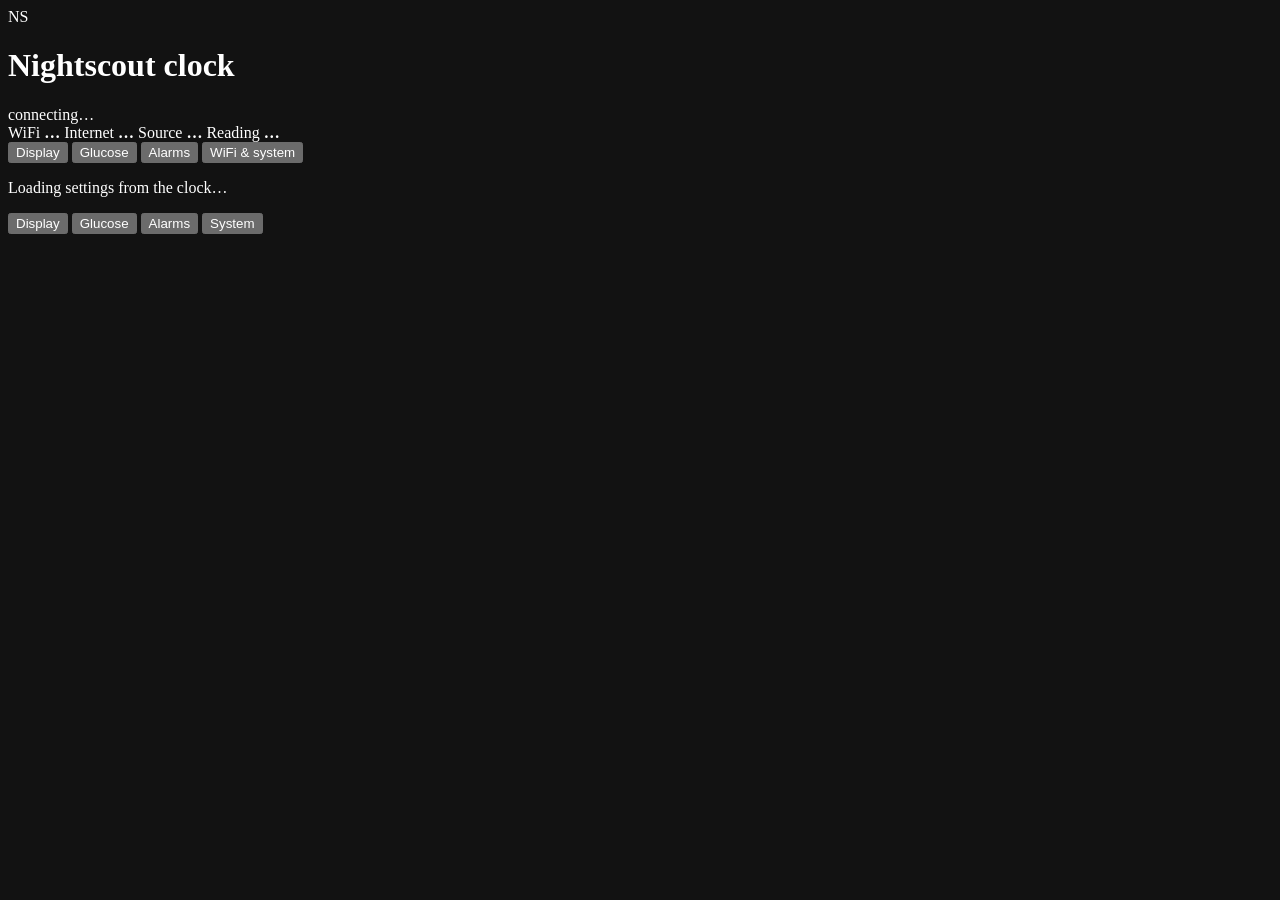
<file: web/src/index.html>
<!doctype html>
<html lang="en">
<head>
<meta charset="utf-8">
<meta name="viewport" content="width=device-width, initial-scale=1, viewport-fit=cover">
<meta name="color-scheme" content="dark">
<title>Nightscout clock</title>
<style>/*__CSS__*/</style>
</head>
<body data-state="loading">

<header class="top">
  <div class="top-inner">
    <div class="brand">
      <div class="brand-mark" aria-hidden="true">NS</div>
      <div class="brand-text">
        <div class="brand-name" id="title_row">
          <h1 id="clock_title">Nightscout clock</h1>
          <button class="btn ghost icon" id="rename" type="button" data-icon="pencil" aria-label="Name this clock" title="Name this clock" hidden></button>
        </div>
        <div class="field" id="rename_box" data-field="clock_name" hidden>
          <div class="brand-name">
            <input id="clock_name" type="text" list="rooms" placeholder="Nightscout clock" autocomplete="off" aria-label="Clock name">
            <button class="btn sm" id="rename_done" type="button">Done</button>
          </div>
          <datalist id="rooms">
            <option value="Bedroom"><option value="Kitchen"><option value="Living room"><option value="Nursery"><option value="Office">
          </datalist>
          <p class="err" hidden></p>
        </div>
        <div class="brand-sub" id="clock_sub">connecting…</div>
      </div>
    </div>
    <div class="pills" aria-live="polite">
      <span class="pill" id="pill_wifi"><i class="dot"></i>WiFi <b>…</b></span>
      <span class="pill" id="pill_internet"><i class="dot"></i>Internet <b>…</b></span>
      <span class="pill" id="pill_source"><i class="dot"></i>Source <b>…</b></span>
      <span class="pill" id="pill_reading"><i class="dot"></i>Reading <b>…</b></span>
    </div>
    <button class="btn sm" id="lock_btn" type="button" data-icon="lock" hidden>Lock</button>
  </div>
  <div class="notice warn" id="config_warn" hidden></div>
  <nav class="tabs" role="tablist" aria-label="Settings">
    <button class="tab" role="tab" type="button" data-tab="display" aria-selected="true">Display</button>
    <button class="tab" role="tab" type="button" data-tab="glucose" aria-selected="false">Glucose</button>
    <button class="tab" role="tab" type="button" data-tab="alarms" aria-selected="false">Alarms</button>
    <button class="tab" role="tab" type="button" data-tab="system" aria-selected="false">WiFi &amp; system</button>
  </nav>
</header>

<div class="wrap" id="loading_screen">
  <div class="card center">
    <div class="spinner"></div>
    <p class="muted" id="loading_text">Loading settings from the clock…</p>
    <button class="btn" id="loading_retry" type="button" hidden>Try again</button>
  </div>
</div>

<div class="wrap" id="lock_screen" hidden>
  <form class="card lock" id="lock_form">
    <h2>Settings are locked</h2>
    <p class="muted" id="lock_message"></p>
    <div class="field">
      <label for="lock_password">Web password</label>
      <input id="lock_password" type="password" autocomplete="current-password">
    </div>
    <button class="btn primary" id="lock_submit" type="submit">Unlock settings</button>
  </form>
</div>

<main class="wrap" id="app" hidden>
  <section id="tab_display" role="tabpanel" aria-label="Display"></section>
  <section id="tab_glucose" role="tabpanel" aria-label="Glucose" hidden></section>
  <section id="tab_alarms" role="tabpanel" aria-label="Alarms" hidden></section>
  <section id="tab_system" role="tabpanel" aria-label="WiFi and system" hidden></section>
</main>

<div class="savebar" id="savebar" hidden>
  <span class="small" id="dirty_text">No unsaved changes</span>
  <button class="btn ghost" id="discard" type="button" hidden>Discard</button>
  <button class="btn primary" id="save" type="button" data-icon="save">Save and restart</button>
</div>

<div class="bottom">
  <nav role="tablist" aria-label="Settings">
    <button type="button" data-tab="display" data-icon="grid" aria-selected="true">Display</button>
    <button type="button" data-tab="glucose" data-icon="drop" aria-selected="false">Glucose</button>
    <button type="button" data-tab="alarms" data-icon="bell" aria-selected="false">Alarms</button>
    <button type="button" data-tab="system" data-icon="chip" aria-selected="false">System</button>
  </nav>
</div>

<div id="toast" class="toast" role="status" aria-live="polite" hidden></div>
<div id="overlay" class="overlay" hidden>
  <div class="card center" role="alertdialog" aria-live="assertive">
    <div class="spinner"></div>
    <h2 id="overlay_title">Saving</h2>
    <p class="muted" id="overlay_text"></p>
  </div>
</div>

<script>/*__JS__*/</script>
</body>
</html>
</file>
